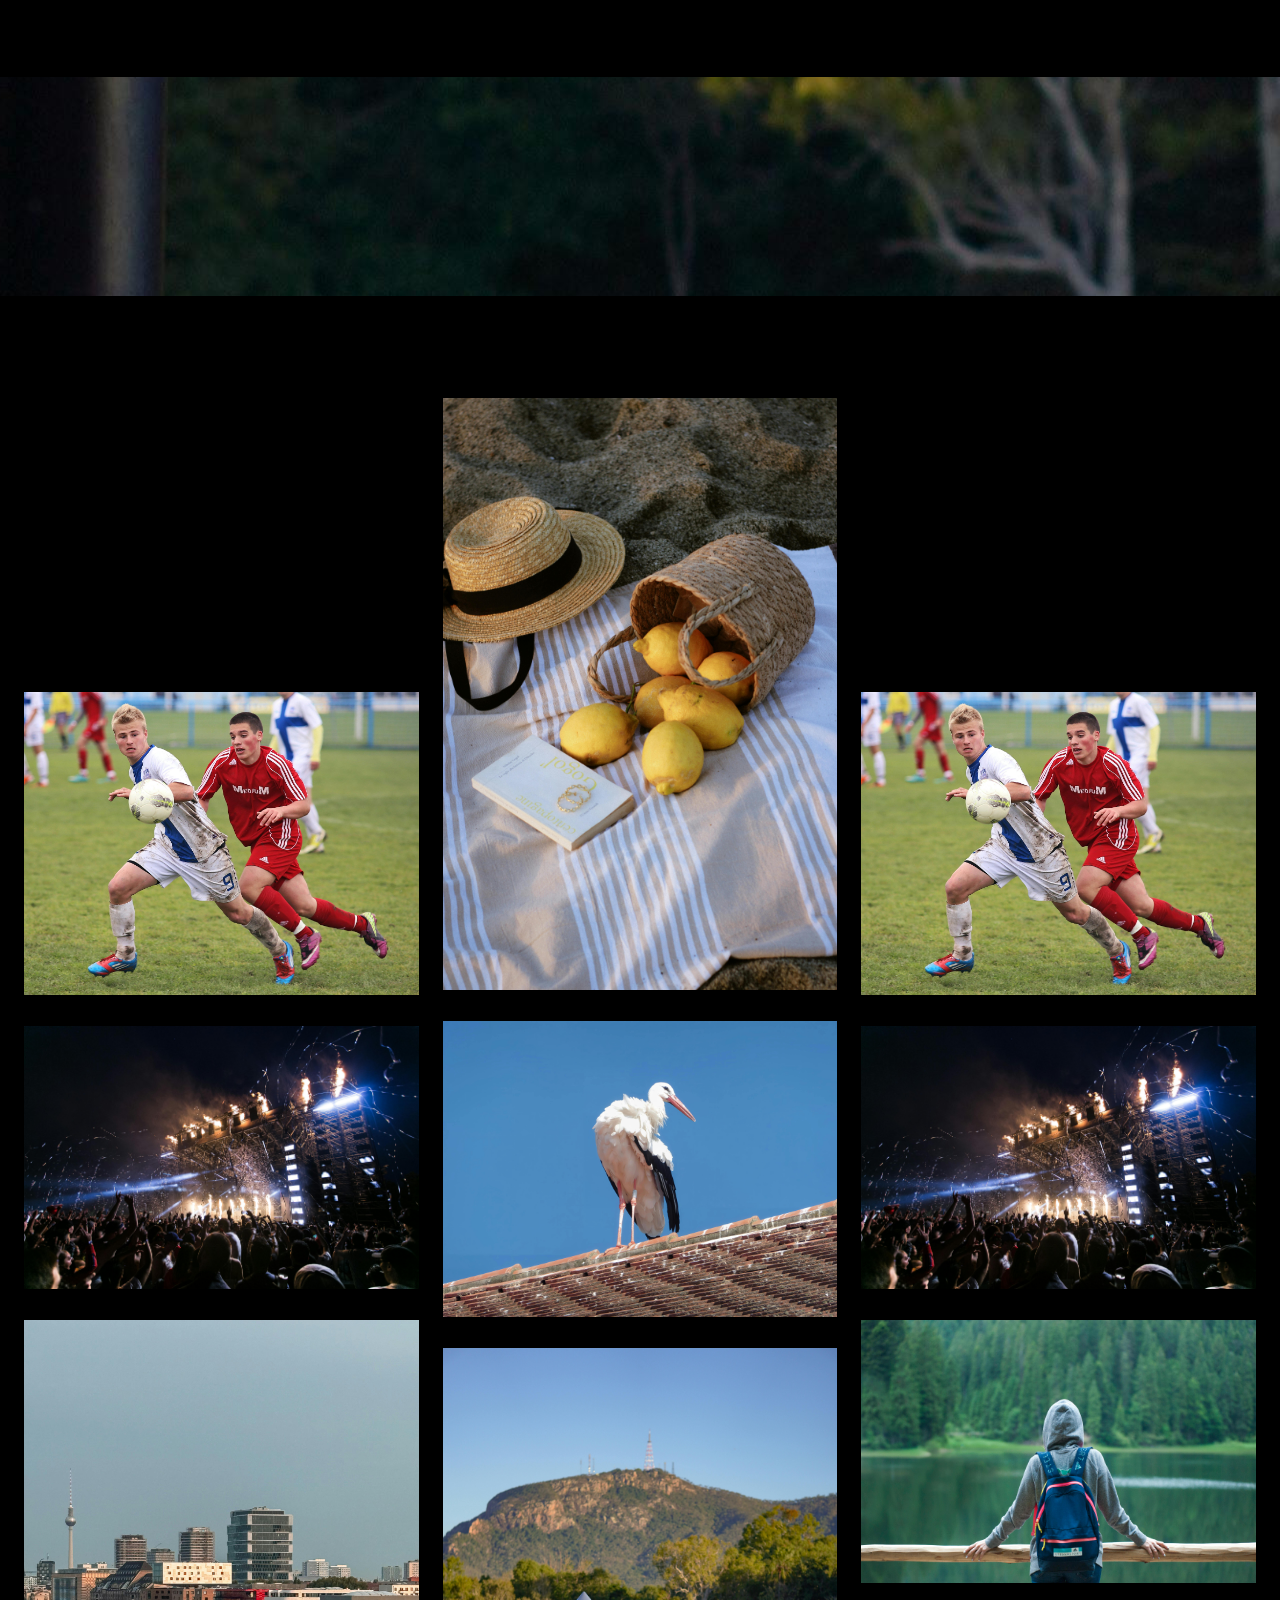
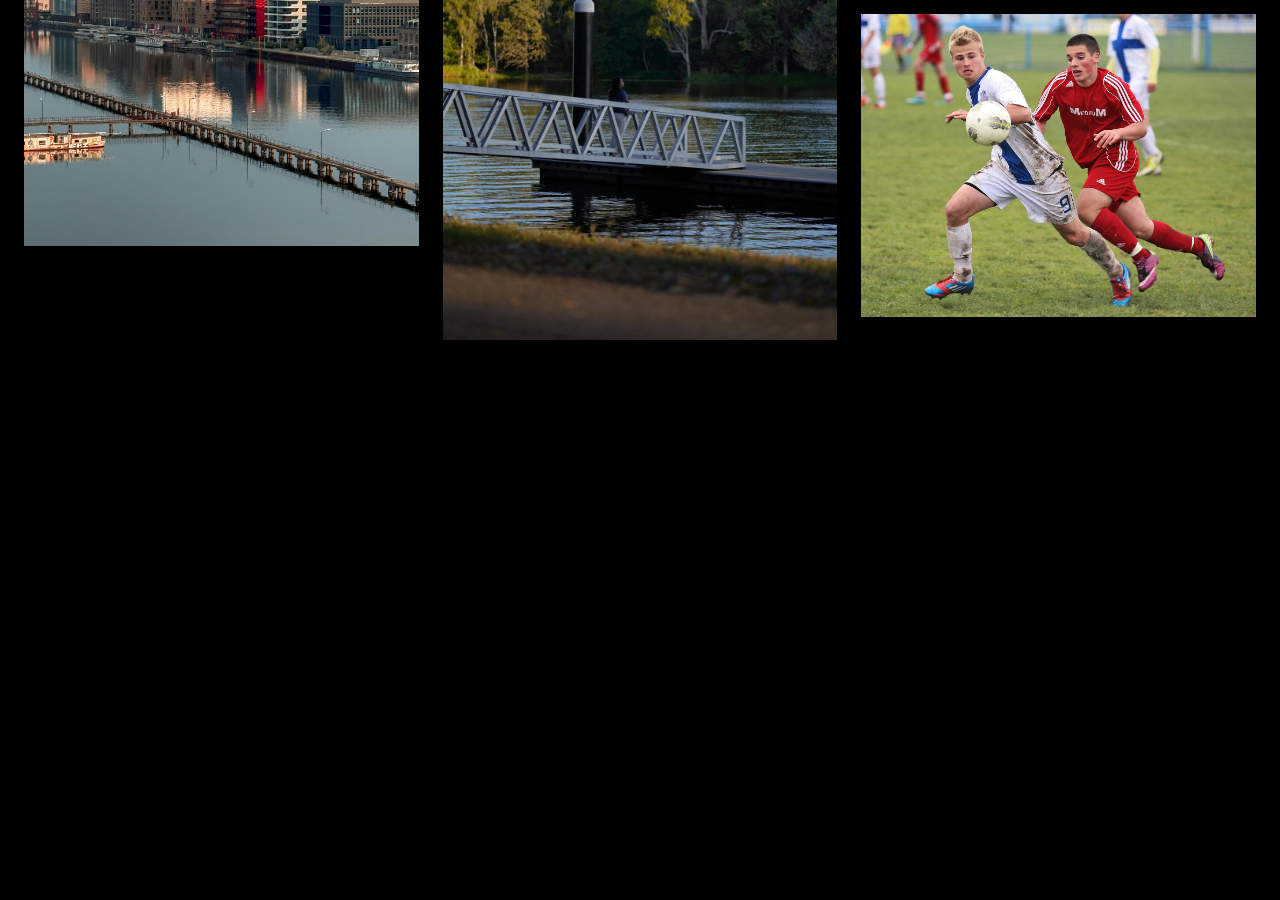
<file: pages/portfolio.html>
<!DOCTYPE html>
<html lang="en">
<head>
    <meta charset="UTF-8">
    <meta name="viewport" content="width=device-width, initial-scale=1.0">

    <!-- Page title -->
    <title>Joe Morikawa | Videography </title>

    <!-- Linking stylesheet and font embed -->
    <link rel="stylesheet" href="portfolio.css">
    <link rel="preconnect" href="https://fonts.googleapis.com">
    <link rel="preconnect" href="https://fonts.gstatic.com" crossorigin>
    <link href="https://fonts.googleapis.com/css2?family=Michroma&display=swap" rel="stylesheet">
    <link href="https://fonts.googleapis.com/css2?family=Bebas+Neue&display=swap" rel="stylesheet">
    <link rel="stylesheet" href="https://cdnjs.cloudflare.com/ajax/libs/font-awesome/4.7.0/css/font-awesome.min.css"> <!-- hamburger icon -->

    <script defer src="../app.js"></script>
</head>

<body>
    <div class="hero">
        <div class="hidden" id="top-nav">
            <ul>
                <li class="hidden"><a href="../index.html">Home</a></li>
                <li class="hidden"><a href="pages/portfolio.html">Portfolio</a></li>
                <li class="hidden"><a>Contact</a></li>
            </ul>
        </div>
        <div class="text" id="hero-text">
            <h1 class="hidden">Portfolio</h1>
        </div>

        <div id="desktop-btns">
            <ul>
                <li><button class="btn hidden">All</button></li>
                <li><button class="btn hidden">Sport</button></li>
                <li><button class="btn hidden">Music</button></li>
                <li><button class="btn hidden">Lifestyle</button></li>
            </ul>
        </div>

        <div id="dropdown-btns">
            <button class="hidden" id="dropdown" onclick="dropdownBtn('flex')">All</button>
            <div id="dropdown-content">
                <a href="">All</a>
                <a href="">All</a>
                <a href="">All</a>
                <a href="">All</a>
            </div>
        </div>

        <div class="container" id="gallery"> 
            <img class="hidden" src="../assets/images/image-1.jpg" alt="">
            <img class="hidden" src="../assets/images/image-2.jpg" alt="">
            <img class="hidden" src="../assets/images/image-3.jpg" alt="">
            <img class="hidden" src="../assets/images/image-4.jpg" alt="">
            <img class="hidden" src="../assets/images/image-5.jpg" alt="">
            <img class="hidden" src="../assets/images/image-6.jpg" alt="">
            <img class="hidden" src="../assets/images/image-7.jpg" alt="">
            <img class="hidden" src="../assets/images/image-8.jpg" alt="">
            <img class="hidden" src="../assets/images/image-3.jpg" alt="">
            <img class="hidden" src="../assets/images/image-1.jpg" alt="">
            <img class="hidden" src="../assets/images/image-2.jpg" alt="">
            <img class="hidden" src="../assets/images/image-3.jpg" alt="">
            <img class="hidden" src="../assets/images/image-1.jpg" alt="">
            <img class="hidden" src="../assets/images/image-2.jpg" alt="">
            <img class="hidden" src="../assets/images/image-3.jpg" alt="">
        </div>
    </div>

</body>
</file>
<file: pages/portfolio.css>
/* Universal selector for resetting some basic styles */
*,
*::before,
*::after {
    margin: 0;
    padding: 0;
    box-sizing: border-box;
}

/* HTML styles */
html {
    font-size: 24px; /* Base font size */
    scroll-behavior: smooth;
    height: 100%;
}

h1 {
    font-size: clamp(2rem, 8vw, 10rem);
}

p {
    font-size: 1rem;
}

/* Body styles */
body {
    background-color: rgba(0, 0, 0, 1);
    color: rgba(255, 255, 255, 1);
    font-family: "Bebas Neue", sans-serif;
    max-width: 100%;
    min-height: 100vh;
    height: 100%;
}

.hero {
    display: flex;
    flex-direction: column;
    align-items: center;
    background: rgba(0, 0, 0, 0.65);
    color: white;
    position: relative;
    overflow:hidden;
    min-height: 100vh;
}

#top-nav {
    width: 100%;
    display: flex;
    justify-content: center;
}

#top-nav ul {
    list-style: none;
    display: flex;
    flex-direction: row;
    padding: 1rem;
    gap: 2rem;
}

#top-nav ul li a {
    text-decoration: none;
    color: white;
    transition: all 0.5s;
}

#top-nav ul li a:hover {
    color: grey;
}

#hero-text {
    width: 100%; 
    text-align: center;
    background-image: url("../assets/images/image-8.jpg");
    background-size: conver;
    background-position: center;
    padding: 2rem;
}

#dropdown-btns {
    width: 10rem;
    display: flex;
    flex-direction: column;
    align-self: flex-start;
    padding: 1rem;
    position: relative
}

#dropdown-btns button {
    font-size: 1rem;
    font-family: "Bebas Neue", sans-serif;
    padding: 0.5rem;
    width: 100%;
    background-color: white;
    color: black;
    border: none;
}

#dropdown-content {
    background-color: #c5c5c5ff;
    display:none;
    position: absolute;
    top: calc(100% - 1rem);
    z-index: 999;
}

#dropdown-content a {
    display: flex;
    width: 100%;
    text-align: center;
    padding: 0.5rem;
    border-top: 1px solid black;
    text-decoration: none;
    color: black;
}

#desktop-btns {
    width: 100%;
    display: none;
    align-self: flex-start;
}

#desktop-btns ul {
    list-style: none;
    display: none;
    flex-direction: row;
    padding: 1rem;
    gap: 0.5rem;
}

.btn {
    font-size: 1rem;
    font-family: "Bebas Neue", sans-serif;
    border: none;
    padding: 0.5rem;
    width: 7rem;
    color: white;
    background-color: black;
    border-bottom: 1px solid white;
    transition: all 0.5s;
}

.btn:hover {
    color: black;
    background-color: white;
    border-bottom: 1px solid black;
}

.container {
    margin: 0 auto;
    columns: 1;
    padding: 0 1rem;
}

.container img {
    width: 100%;
    margin-bottom: 1em;
}

@keyframes appear {
    from {
        opacity: 0;
        scale: 0.5;
    }
    to {
        opacity: 1;
        scale: 1;
    }
}

.hidden {
    opacity: 0;
    filter: blur(5px);
    transform: translateY(50%);
    transition: all 0.6s;
}

.show {
    transform: translateY(0);
    filter: blur(0);
    opacity: 1;
}

@media(prefers-reduced-motion) {
    .hidden {
        transition: none;
    }
}

@media (min-width: 425px) {
    .container {
        columns: 2;
    }
}

@media (min-width: 768px) {
    .container {
        columns: 3;
    }

    #dropdown-btns {
        display: none;
    }

    #desktop-btns, #desktop-btns ul {
        display: flex;
    }

    #top-nav ul {
        gap: 5em;
    }
}

@media (min-width: 1440px) {
    .container {
        columns: 4;
    }
}
</file>
